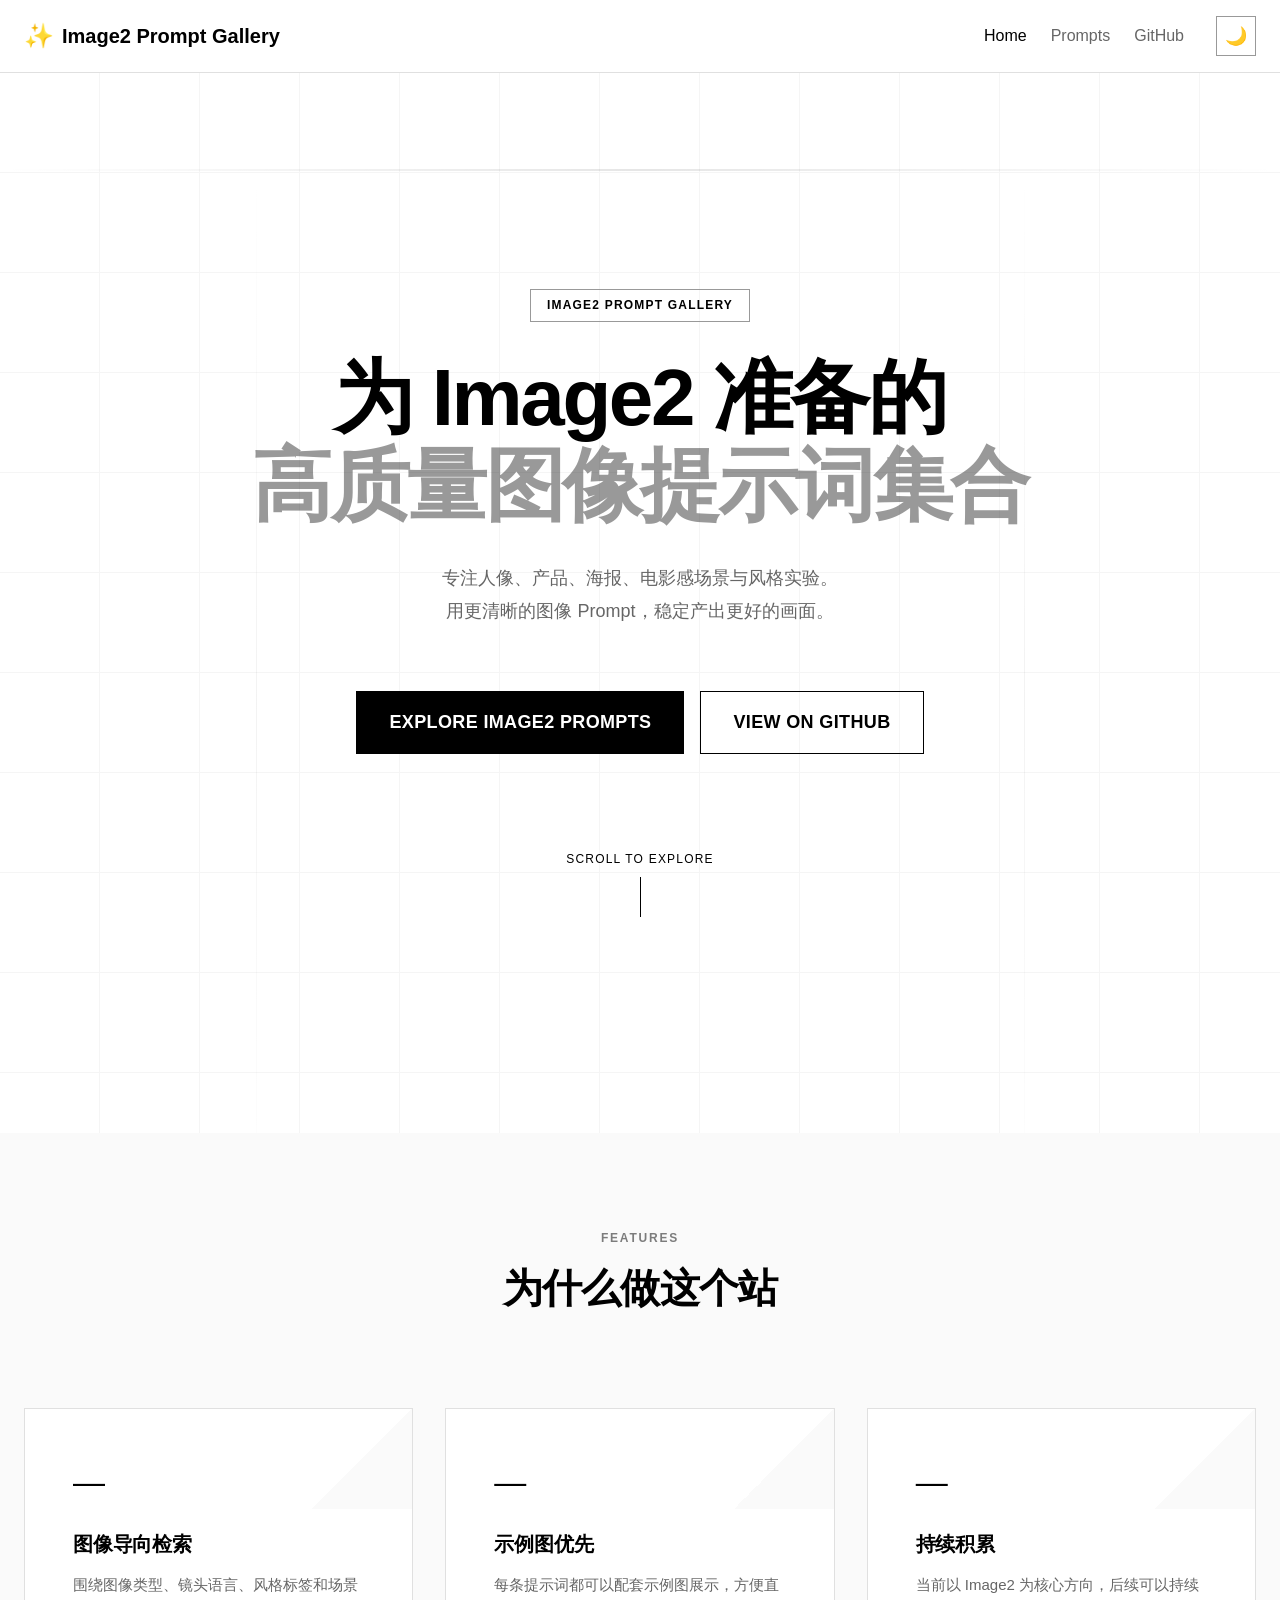
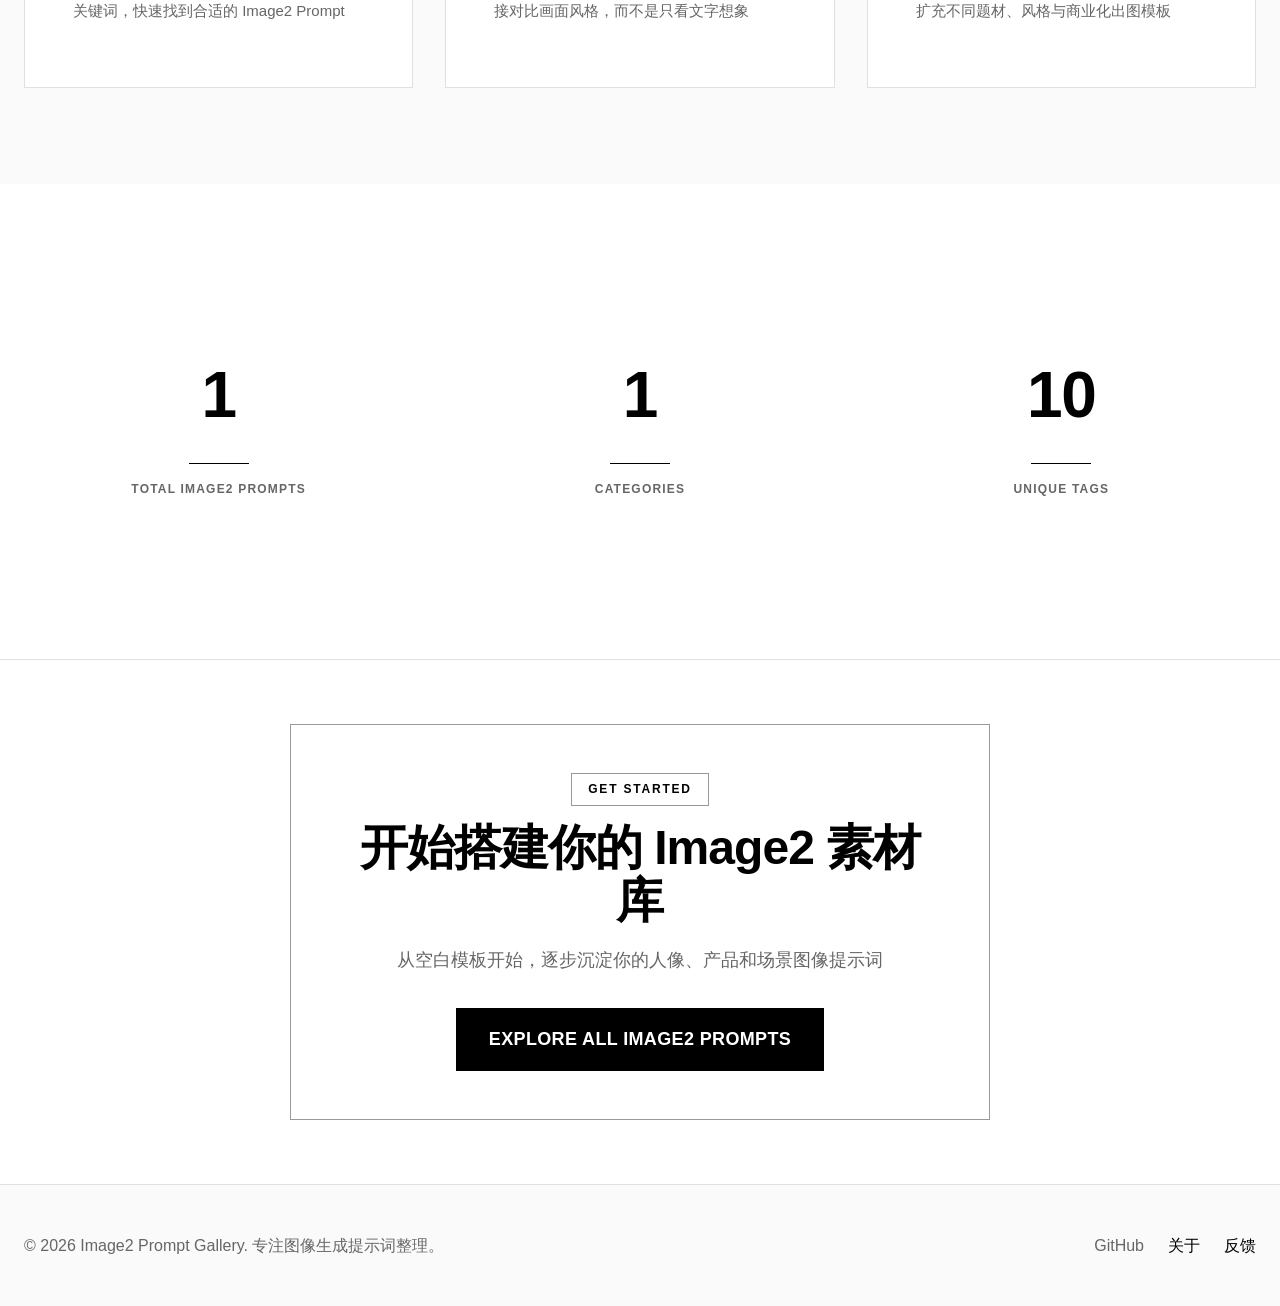
<file: index.html>
<!DOCTYPE html>
<html lang="zh-CN">
<head>
  <meta charset="UTF-8">
  <meta name="viewport" content="width=device-width, initial-scale=1.0">
  <meta name="description" content="Image2 图像提示词精选站，专注人像、产品、电影感场景与视觉风格灵感，快速整理和展示高质量图像生成 Prompt。">
  <meta name="keywords" content="Image2, 图像提示词, AI 绘图, AI 图片生成, Prompt, 视觉灵感">
  
  <!-- Open Graph -->
  <meta property="og:title" content="Image2 Prompt Gallery">
  <meta property="og:description" content="专注图像生成领域的 Image2 提示词精选站。">
  <meta property="og:type" content="website">
  
  <title>Image2 Prompt Gallery - 专注图像生成提示词</title>
  
  <!-- 样式表 -->
  <link rel="stylesheet" href="./assets/styles/global.css">
  <link rel="stylesheet" href="./assets/styles/components.css">
  <link rel="stylesheet" href="./assets/styles/animations.css">
  
  <!-- Favicon -->
  <link rel="icon" href="data:image/svg+xml,<svg xmlns=%22http://www.w3.org/2000/svg%22 viewBox=%220 0 100 100%22><text y=%22.9em%22 font-size=%2290%22>✨</text></svg>">
</head>
<body>
  <!-- Header 导航栏 -->
  <header class="header animate-slide-in-down">
    <div class="header-content">
      <a href="./index.html" class="logo">
        <span class="logo-icon">✨</span>
        <span>Image2 Prompt Gallery</span>
      </a>
      
      <nav class="nav" role="navigation">
        <ul class="nav-links">
          <li><a href="./index.html" class="nav-link active">Home</a></li>
          <li><a href="./prompts.html" class="nav-link">Prompts</a></li>
          <li><a href="https://github.com/leyen-me/prompt" class="nav-link" target="_blank" rel="noopener">GitHub</a></li>
        </ul>
        
        <button class="theme-toggle" aria-label="切换主题">
          🌙
        </button>
      </nav>
    </div>
  </header>

  <!-- 主内容 -->
  <main id="main-content">
    <!-- Hero 区域 -->
    <section class="hero section" style="position: relative; overflow: hidden;">
      <!-- 科技感背景装饰 -->
      <div class="tech-grid"></div>
      <div class="scan-line"></div>
      <div class="light-beam" style="left: 20%;"></div>
      <div class="light-beam" style="left: 80%;"></div>
      <div class="noise-texture"></div>
      
      <div class="container" style="position: relative; z-index: 1;">
        <div class="hero-content" style="text-align: center; max-width: 1000px; margin: 0 auto; padding: 120px 0;">
          <!-- 特殊标记 -->
          <div class="animate-fade-in" style="display: inline-block; padding: 6px 16px; border: 1px solid var(--color-border-strong); margin-bottom: var(--spacing-xl); font-size: 0.75rem; letter-spacing: 0.1em; text-transform: uppercase; font-weight: 700;">
            IMAGE2 PROMPT GALLERY
          </div>
          
          <h1 class="hero-title animate-fade-in-up delay-100" style="margin-bottom: var(--spacing-xl); font-size: 5rem; line-height: 1.1; letter-spacing: -0.03em; font-weight: 800;">
            为 Image2 准备的<br>
            <span style="opacity: 0.4;">高质量图像提示词集合</span>
          </h1>
          
          <p class="hero-subtitle animate-fade-in-up delay-200" style="font-size: 1.125rem; color: var(--color-text-secondary); margin-bottom: var(--spacing-3xl); line-height: 1.8; max-width: 700px; margin-left: auto; margin-right: auto;">
            专注人像、产品、海报、电影感场景与风格实验。<br>
            用更清晰的图像 Prompt，稳定产出更好的画面。
          </p>
          
          <div class="hero-actions animate-fade-in-up delay-300" style="display: flex; gap: var(--spacing-md); justify-content: center; flex-wrap: wrap;">
            <a href="./prompts.html" class="btn btn-primary btn-lg">
              EXPLORE IMAGE2 PROMPTS
            </a>
            <a href="https://github.com/leyen-me/prompt" class="btn btn-outline btn-lg" target="_blank" rel="noopener">
              VIEW ON GITHUB
            </a>
          </div>
          
          <!-- 滚动提示 -->
          <div class="animate-fade-in delay-500" style="margin-top: var(--spacing-4xl); opacity: 0.3;">
            <div style="font-size: 0.75rem; letter-spacing: 0.1em; text-transform: uppercase; margin-bottom: var(--spacing-sm);">
              SCROLL TO EXPLORE
            </div>
            <div style="width: 1px; height: 40px; background: var(--color-text); margin: 0 auto; animation: fadeInOut 2s ease-in-out infinite;"></div>
          </div>
        </div>
      </div>
    </section>

    <!-- 特性展示区 -->
    <section class="features section" style="background: var(--color-bg-secondary); position: relative;">
      <div class="container">
        <!-- 简洁标题 -->
        <div style="text-align: center; margin-bottom: var(--spacing-4xl);">
          <div style="font-size: 0.75rem; letter-spacing: 0.15em; text-transform: uppercase; font-weight: 700; opacity: 0.5; margin-bottom: var(--spacing-md);">FEATURES</div>
          <h2 style="font-size: 2.5rem; font-weight: 800; letter-spacing: -0.02em;">为什么做这个站</h2>
        </div>
        
        <div class="grid grid-cols-3 gap-xl">
          <!-- 特性 1 -->
          <div class="fade-in-on-scroll" style="text-align: left; padding: var(--spacing-2xl); border: 1px solid var(--color-border); background: var(--color-bg); position: relative; overflow: hidden;">
            <div style="position: absolute; top: 0; right: 0; width: 100px; height: 100px; background: linear-gradient(135deg, transparent 50%, rgba(0,0,0,0.02) 50%); pointer-events: none;"></div>
            <div style="font-size: 2rem; margin-bottom: var(--spacing-lg); font-weight: 300;">—</div>
            <h3 style="font-size: 1.25rem; margin-bottom: var(--spacing-md); font-weight: 700; letter-spacing: -0.01em;">图像导向检索</h3>
            <p style="color: var(--color-text-secondary); line-height: 1.7; font-size: 0.9375rem;">
              围绕图像类型、镜头语言、风格标签和场景关键词，快速找到合适的 Image2 Prompt
            </p>
          </div>

          <!-- 特性 2 -->
          <div class="fade-in-on-scroll" style="text-align: left; padding: var(--spacing-2xl); border: 1px solid var(--color-border); background: var(--color-bg); position: relative; overflow: hidden;">
            <div style="position: absolute; top: 0; right: 0; width: 100px; height: 100px; background: linear-gradient(135deg, transparent 50%, rgba(0,0,0,0.02) 50%); pointer-events: none;"></div>
            <div style="font-size: 2rem; margin-bottom: var(--spacing-lg); font-weight: 300;">—</div>
            <h3 style="font-size: 1.25rem; margin-bottom: var(--spacing-md); font-weight: 700; letter-spacing: -0.01em;">示例图优先</h3>
            <p style="color: var(--color-text-secondary); line-height: 1.7; font-size: 0.9375rem;">
              每条提示词都可以配套示例图展示，方便直接对比画面风格，而不是只看文字想象
            </p>
          </div>

          <!-- 特性 3 -->
          <div class="fade-in-on-scroll" style="text-align: left; padding: var(--spacing-2xl); border: 1px solid var(--color-border); background: var(--color-bg); position: relative; overflow: hidden;">
            <div style="position: absolute; top: 0; right: 0; width: 100px; height: 100px; background: linear-gradient(135deg, transparent 50%, rgba(0,0,0,0.02) 50%); pointer-events: none;"></div>
            <div style="font-size: 2rem; margin-bottom: var(--spacing-lg); font-weight: 300;">—</div>
            <h3 style="font-size: 1.25rem; margin-bottom: var(--spacing-md); font-weight: 700; letter-spacing: -0.01em;">持续积累</h3>
            <p style="color: var(--color-text-secondary); line-height: 1.7; font-size: 0.9375rem;">
              当前以 Image2 为核心方向，后续可以持续扩充不同题材、风格与商业化出图模板
            </p>
          </div>
        </div>
      </div>
    </section>

    <!-- 统计数据区 -->
    <section class="stats section" style="position: relative;">
      <div class="container">
        <div class="grid grid-cols-3 gap-xl" style="text-align: center;">
          <!-- Prompt 总数 -->
          <div class="stat-card fade-in-on-scroll" style="padding: var(--spacing-3xl) 0;">
            <div class="stat-value" id="stat-total" style="font-size: 4rem; font-weight: 900; color: var(--color-text); margin-bottom: var(--spacing-sm); letter-spacing: -0.02em; font-variant-numeric: tabular-nums;">
              0
            </div>
            <div style="width: 60px; height: 1px; background: var(--color-text); margin: var(--spacing-md) auto;"></div>
            <div class="stat-label" style="font-size: 0.75rem; color: var(--color-text-secondary); letter-spacing: 0.1em; text-transform: uppercase; font-weight: 700;">
              TOTAL IMAGE2 PROMPTS
            </div>
          </div>

          <!-- 分类数量 -->
          <div class="stat-card fade-in-on-scroll" style="padding: var(--spacing-3xl) 0;">
            <div class="stat-value" id="stat-categories" style="font-size: 4rem; font-weight: 900; color: var(--color-text); margin-bottom: var(--spacing-sm); letter-spacing: -0.02em; font-variant-numeric: tabular-nums;">
              0
            </div>
            <div style="width: 60px; height: 1px; background: var(--color-text); margin: var(--spacing-md) auto;"></div>
            <div class="stat-label" style="font-size: 0.75rem; color: var(--color-text-secondary); letter-spacing: 0.1em; text-transform: uppercase; font-weight: 700;">
              CATEGORIES
            </div>
          </div>

          <!-- 标签数量 -->
          <div class="stat-card fade-in-on-scroll" style="padding: var(--spacing-3xl) 0;">
            <div class="stat-value" id="stat-tags" style="font-size: 4rem; font-weight: 900; color: var(--color-text); margin-bottom: var(--spacing-sm); letter-spacing: -0.02em; font-variant-numeric: tabular-nums;">
              0
            </div>
            <div style="width: 60px; height: 1px; background: var(--color-text); margin: var(--spacing-md) auto;"></div>
            <div class="stat-label" style="font-size: 0.75rem; color: var(--color-text-secondary); letter-spacing: 0.1em; text-transform: uppercase; font-weight: 700;">
              UNIQUE TAGS
            </div>
          </div>
        </div>
      </div>
    </section>

    <!-- CTA 区域 -->
    <section class="cta section">
      <div class="container">
        <div class="cta-container">
          <div class="cta-label">GET STARTED</div>
          <h2 class="cta-title fade-in-on-scroll">
            开始搭建你的 Image2 素材库
          </h2>
          <p class="cta-description fade-in-on-scroll">
            从空白模板开始，逐步沉淀你的人像、产品和场景图像提示词
          </p>
          <a href="./prompts.html" class="btn btn-primary btn-lg fade-in-on-scroll">
            EXPLORE ALL IMAGE2 PROMPTS
          </a>
        </div>
      </div>
    </section>
  </main>

  <!-- Footer -->
  <footer class="footer" style="background: var(--color-bg-secondary); padding: var(--spacing-2xl) 0; border-top: 1px solid var(--color-border);">
    <div class="container">
      <div style="display: flex; justify-content: space-between; align-items: center; flex-wrap: wrap; gap: var(--spacing-md);">
        <div style="color: var(--color-text-secondary);">
          © 2026 Image2 Prompt Gallery. 专注图像生成提示词整理。
        </div>
        <div style="display: flex; gap: var(--spacing-lg);">
          <a href="https://github.com/leyen-me/prompt" class="nav-link" target="_blank" rel="noopener">GitHub</a>
          <a href="#" class="nav-link">关于</a>
          <a href="#" class="nav-link">反馈</a>
        </div>
      </div>
    </div>
  </footer>

  <!-- 脚本 -->
  <script src="./assets/scripts/main.js"></script>
  <script src="./assets/scripts/home.js" type="module"></script>
</body>
</html>
</file>
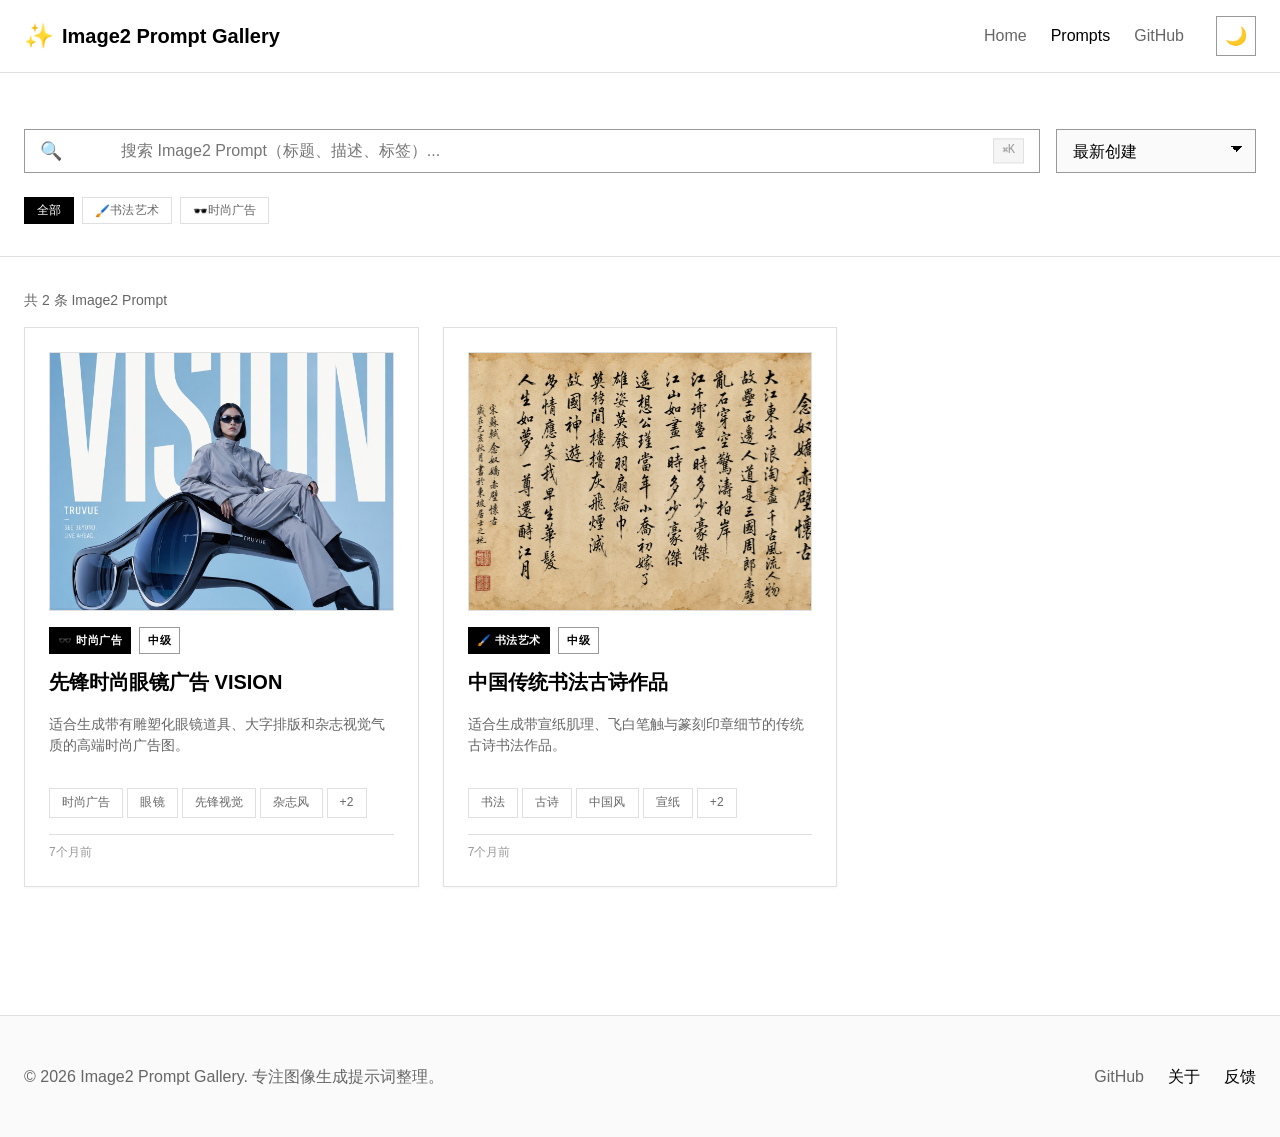
<file: prompts.html>
<!DOCTYPE html>
<html lang="zh-CN">
<head>
  <meta charset="UTF-8">
  <meta name="viewport" content="width=device-width, initial-scale=1.0">
  <meta name="description" content="浏览所有 Image2 图像提示词，通过搜索、分类与排序快速筛选适合人像、产品和场景出图的 Prompt。">
  <meta name="keywords" content="Image2, 图像提示词, AI 图片生成, 人像 Prompt, 产品 Prompt">
  
  <!-- Open Graph -->
  <meta property="og:title" content="Image2 Prompts - 浏览图像提示词">
  <meta property="og:description" content="搜索、筛选和浏览高质量的 Image2 图像提示词。">
  <meta property="og:type" content="website">
  
  <title>Image2 Prompts - 浏览图像提示词</title>
  
  <!-- 样式表 -->
  <link rel="stylesheet" href="./assets/styles/global.css">
  <link rel="stylesheet" href="./assets/styles/components.css">
  <link rel="stylesheet" href="./assets/styles/animations.css">
  
  <!-- Favicon -->
  <link rel="icon" href="data:image/svg+xml,<svg xmlns=%22http://www.w3.org/2000/svg%22 viewBox=%220 0 100 100%22><text y=%22.9em%22 font-size=%2290%22>✨</text></svg>">
  
  <style>
    /* 页面特定样式 */
    .prompts-page {
      min-height: 100vh;
      display: flex;
      flex-direction: column;
    }
    
    .prompts-main {
      flex: 1;
      padding-top: var(--spacing-xl);
      padding-bottom: var(--spacing-4xl);
    }
    
    .filters-section {
      position: sticky;
      top: 65px;
      z-index: 40;
      background: var(--color-bg);
      padding: var(--spacing-lg) 0;
      border-bottom: 1px solid var(--color-border);
      margin-bottom: var(--spacing-xl);
    }
    
    .filters-container {
      display: flex;
      flex-direction: column;
      gap: var(--spacing-md);
    }
    
    .search-row {
      display: grid;
      grid-template-columns: minmax(0, 1fr) 200px;
      gap: var(--spacing-md);
      align-items: center;
    }
    
    .search-box-full {
      min-width: 0;
      max-width: none;
    }
    
    .sort-select {
      width: 100%;
      padding: var(--spacing-sm) var(--spacing-md);
      font-size: 1rem;
      background: var(--color-bg-secondary);
      border: 1px solid var(--color-border-strong);
      border-radius: var(--radius-md);
      color: var(--color-text);
      cursor: pointer;
      transition: all var(--transition-base) var(--ease-smooth);
      font-family: inherit;
      height: 44px;
      min-width: 0;
      appearance: none;
      -webkit-appearance: none;
      background-image:
        linear-gradient(45deg, transparent 50%, currentColor 50%),
        linear-gradient(135deg, currentColor 50%, transparent 50%);
      background-position:
        calc(100% - 18px) calc(50% - 2px),
        calc(100% - 12px) calc(50% - 2px);
      background-size: 6px 6px, 6px 6px;
      background-repeat: no-repeat;
      padding-right: 40px;
    }
    
    .sort-select:hover {
      border-color: var(--color-text);
      background: var(--color-bg);
    }
    
    .sort-select:focus {
      outline: none;
      border-color: var(--color-text);
      box-shadow: 0 0 0 2px rgba(0, 0, 0, 0.05);
      background: var(--color-bg);
    }
    
    .filter-tabs {
      display: flex;
      gap: var(--spacing-sm);
      flex-wrap: wrap;
      padding: var(--spacing-sm) 0;
    }
    
    .results-info {
      color: var(--color-text-secondary);
      font-size: 0.875rem;
      margin-bottom: var(--spacing-md);
    }
    
    .prompts-grid {
      display: grid;
      grid-template-columns: repeat(auto-fill, minmax(320px, 1fr));
      gap: var(--spacing-lg);
      margin-bottom: var(--spacing-xl);
    }
    
    .modal-meta-grid {
      display: grid;
      grid-template-columns: repeat(2, 1fr);
      gap: var(--spacing-md);
      margin-bottom: var(--spacing-lg);
      padding: var(--spacing-md);
      background: var(--color-bg-secondary);
      border-radius: var(--radius-md);
    }
    
    .meta-item {
      display: flex;
      align-items: center;
      gap: var(--spacing-sm);
      font-size: 0.875rem;
    }
    
    .meta-label {
      color: var(--color-text-tertiary);
    }
    
    .meta-value {
      color: var(--color-text);
      font-weight: 500;
    }
    
    .prompt-content-wrapper {
      background: var(--color-bg-secondary);
      border-radius: var(--radius-md);
      padding: var(--spacing-lg);
      margin-bottom: var(--spacing-lg);
      max-height: 400px;
      overflow-y: auto;
    }
    
    .prompt-content {
      white-space: pre-wrap;
      line-height: 1.7;
      color: var(--color-text);
    }
    
    .modal-tags {
      display: flex;
      flex-wrap: wrap;
      gap: var(--spacing-sm);
      margin-bottom: var(--spacing-lg);
    }
    
    @media (max-width: 960px) {
      .search-row {
        grid-template-columns: minmax(0, 1fr) 180px;
      }
    }

    @media (max-width: 768px) {
      .filters-section {
        position: static;
      }
      
      .search-row {
        grid-template-columns: 1fr;
      }
      
      .search-box-full {
        width: 100%;
      }
      
      .search-input,
      .sort-select {
        height: 48px;
      }
      
      .search-shortcut {
        display: none;
      }
      
      .prompts-grid {
        grid-template-columns: 1fr;
      }
      
      .modal-meta-grid {
        grid-template-columns: 1fr;
      }
    }
  </style>
</head>
<body class="prompts-page">
  <!-- Header 导航栏 -->
  <header class="header animate-slide-in-down">
    <div class="header-content">
      <a href="./index.html" class="logo">
        <span class="logo-icon">✨</span>
        <span>Image2 Prompt Gallery</span>
      </a>
      
      <nav class="nav" role="navigation">
        <ul class="nav-links">
          <li><a href="./index.html" class="nav-link">Home</a></li>
          <li><a href="./prompts.html" class="nav-link active">Prompts</a></li>
          <li><a href="https://github.com/leyen-me/prompt" class="nav-link" target="_blank" rel="noopener">GitHub</a></li>
        </ul>
        
        <button class="theme-toggle" aria-label="切换主题">
          🌙
        </button>
      </nav>
    </div>
  </header>

  <!-- 主内容 -->
  <main id="main-content" class="prompts-main">
    <!-- 搜索与筛选 -->
    <section class="filters-section">
      <div class="container">
        <div class="filters-container">
          <!-- 搜索栏 -->
          <div class="search-row">
            <div class="search-box search-box-full">
              <span class="search-icon">🔍</span>
              <input 
                type="text" 
                id="search-input"
                class="search-input" 
                placeholder="搜索 Image2 Prompt（标题、描述、标签）..."
                aria-label="搜索 Image2 Prompt"
              >
              <kbd class="search-shortcut">⌘K</kbd>
            </div>
            
            <select id="sort-select" class="sort-select" aria-label="排序方式">
              <option value="latest">最新创建</option>
              <option value="updated">最近更新</option>
              <option value="popular">最高使用</option>
              <option value="alphabetical">标题排序</option>
            </select>
          </div>
          
          <!-- 分类筛选 -->
          <div class="filter-tabs" id="category-filters" role="tablist">
            <button class="tag active" data-category="all" role="tab" aria-selected="true">
              全部
            </button>
            <!-- 动态生成分类标签 -->
          </div>
        </div>
      </div>
    </section>

    <!-- Prompts 列表 -->
    <div class="container">
      <!-- 结果信息 -->
      <div class="results-info" id="results-info">
        加载中...
      </div>
      
      <!-- Prompts 网格 -->
      <div class="prompts-grid" id="prompts-grid">
        <!-- 加载状态 -->
        <div class="loading">
          <div class="spinner"></div>
        </div>
      </div>
      
      <!-- 空状态 -->
      <div class="empty-state" id="empty-state" style="display: none;">
        <div class="empty-state-icon">🔍</div>
        <h3 class="empty-state-title">暂无匹配的 Image2 Prompt</h3>
        <p class="empty-state-description">
          你可以调整搜索条件，或者先按模板添加第一条图像提示词
        </p>
        <button class="btn btn-primary" onclick="resetFilters()">
          重置筛选
        </button>
      </div>
    </div>
  </main>

  <!-- 详情弹窗（动态生成） -->
  <div id="modal-container"></div>

  <!-- Footer -->
  <footer class="footer" style="background: var(--color-bg-secondary); padding: var(--spacing-2xl) 0; border-top: 1px solid var(--color-border);">
    <div class="container">
      <div style="display: flex; justify-content: space-between; align-items: center; flex-wrap: wrap; gap: var(--spacing-md);">
        <div style="color: var(--color-text-secondary);">
          © 2026 Image2 Prompt Gallery. 专注图像生成提示词整理。
        </div>
        <div style="display: flex; gap: var(--spacing-lg);">
          <a href="https://github.com/leyen-me/prompt" class="nav-link" target="_blank" rel="noopener">GitHub</a>
          <a href="#" class="nav-link">关于</a>
          <a href="#" class="nav-link">反馈</a>
        </div>
      </div>
    </div>
  </footer>

  <!-- 脚本 -->
  <script src="./assets/scripts/main.js"></script>
  <script src="./assets/scripts/prompts.js" type="module"></script>
</body>
</html>
</file>
<file: assets/styles/global.css>
/* ============================================
   全局样式 - CSS 变量、重置样式、主题系统
   ============================================ */

/* CSS 变量定义 - 浅色模式（极致黑白） */
:root {
  /* 主色调 - 纯黑 */
  --color-primary: #000000;
  --color-primary-hover: #1a1a1a;
  --color-primary-light: #333333;
  
  /* 辅助色 - 灰度 */
  --color-secondary: #666666;
  --color-success: #000000;
  --color-warning: #000000;
  --color-error: #000000;
  
  /* 背景色 - 纯白到浅灰 */
  --color-bg: #FFFFFF;
  --color-bg-secondary: #FAFAFA;
  --color-bg-tertiary: #F5F5F5;
  --color-bg-hover: #F0F0F0;
  
  /* 边框色 - 极细灰度 */
  --color-border: #E0E0E0;
  --color-border-hover: #C0C0C0;
  --color-border-strong: #999999;
  
  /* 文字颜色 - 黑白灰度 */
  --color-text: #000000;
  --color-text-secondary: #666666;
  --color-text-tertiary: #999999;
  --color-text-disabled: #CCCCCC;
  
  /* 阴影 - 更硬朗的阴影 */
  --shadow-sm: 0 1px 2px rgba(0, 0, 0, 0.04);
  --shadow-md: 0 2px 4px rgba(0, 0, 0, 0.08);
  --shadow-lg: 0 4px 8px rgba(0, 0, 0, 0.12);
  --shadow-xl: 0 8px 16px rgba(0, 0, 0, 0.16);
  --shadow-2xl: 0 16px 32px rgba(0, 0, 0, 0.24);
  
  /* 间距系统 */
  --spacing-xs: 4px;
  --spacing-sm: 8px;
  --spacing-md: 16px;
  --spacing-lg: 24px;
  --spacing-xl: 32px;
  --spacing-2xl: 48px;
  --spacing-3xl: 64px;
  --spacing-4xl: 96px;
  
  /* 圆角 - 科技直角风格 */
  --radius-sm: 0px;
  --radius-md: 0px;
  --radius-lg: 0px;
  --radius-xl: 0px;
  --radius-2xl: 0px;
  --radius-full: 0px;
  
  /* 过渡 */
  --transition-fast: 100ms;
  --transition-base: 150ms;
  --transition-slow: 300ms;
  --ease-smooth: cubic-bezier(0.4, 0, 0.2, 1);
  --ease-bounce: cubic-bezier(0.68, -0.55, 0.27, 1.55);
  --ease-swift: cubic-bezier(0.55, 0, 0.1, 1);
  
  /* 字体 */
  --font-family: Inter, -apple-system, BlinkMacSystemFont, "Segoe UI", "PingFang SC", "Microsoft YaHei", sans-serif;
  
  /* 断点 */
  --breakpoint-mobile: 768px;
  --breakpoint-tablet: 1024px;
  --breakpoint-desktop: 1440px;
}

/* 暗色模式变量（极致黑白反转） */
[data-theme="dark"] {
  /* 主色调 - 纯白 */
  --color-primary: #FFFFFF;
  --color-primary-hover: #E0E0E0;
  --color-primary-light: #CCCCCC;
  
  /* 辅助色 - 灰度 */
  --color-secondary: #999999;
  --color-success: #FFFFFF;
  --color-warning: #FFFFFF;
  --color-error: #FFFFFF;
  
  /* 背景色 - 纯黑到深灰 */
  --color-bg: #000000;
  --color-bg-secondary: #0A0A0A;
  --color-bg-tertiary: #1A1A1A;
  --color-bg-hover: #252525;
  
  /* 边框色 - 深灰 */
  --color-border: #2A2A2A;
  --color-border-hover: #3A3A3A;
  --color-border-strong: #4A4A4A;
  
  /* 文字颜色 - 白色灰度 */
  --color-text: #FFFFFF;
  --color-text-secondary: #999999;
  --color-text-tertiary: #666666;
  --color-text-disabled: #3A3A3A;
  
  /* 阴影 - 暗色下用发光效果 */
  --shadow-sm: 0 0 0 1px rgba(255, 255, 255, 0.06);
  --shadow-md: 0 0 0 1px rgba(255, 255, 255, 0.08);
  --shadow-lg: 0 0 0 1px rgba(255, 255, 255, 0.1);
  --shadow-xl: 0 0 0 1px rgba(255, 255, 255, 0.12);
  --shadow-2xl: 0 0 0 1px rgba(255, 255, 255, 0.16);
}

/* ============================================
   CSS Reset
   ============================================ */

*, *::before, *::after {
  box-sizing: border-box;
  margin: 0;
  padding: 0;
}

html {
  font-size: 16px;
  -webkit-font-smoothing: antialiased;
  -moz-osx-font-smoothing: grayscale;
  scroll-behavior: smooth;
}

body {
  font-family: var(--font-family);
  background-color: var(--color-bg);
  color: var(--color-text);
  line-height: 1.6;
  transition: background-color var(--transition-slow) var(--ease-smooth),
              color var(--transition-slow) var(--ease-smooth);
}

/* 禁止页面滚动（弹窗打开时使用） */
body.no-scroll {
  overflow: hidden;
}

/* ============================================
   排版
   ============================================ */

h1, h2, h3, h4, h5, h6 {
  font-weight: 700;
  line-height: 1.2;
  color: var(--color-text);
}

h1 {
  font-size: 3.5rem;
  letter-spacing: -0.02em;
}

h2 {
  font-size: 2.5rem;
  letter-spacing: -0.01em;
}

h3 {
  font-size: 2rem;
}

h4 {
  font-size: 1.5rem;
}

p {
  margin-bottom: var(--spacing-md);
}

a {
  color: var(--color-primary);
  text-decoration: none;
  transition: color var(--transition-base) var(--ease-smooth);
}

a:hover {
  color: var(--color-primary-hover);
}

a:focus-visible {
  outline: 2px solid var(--color-primary);
  outline-offset: 4px;
  border-radius: var(--radius-sm);
}

/* ============================================
   布局工具类
   ============================================ */

.container {
  width: 100%;
  max-width: 1280px;
  margin: 0 auto;
  padding: 0 var(--spacing-lg);
}

.section {
  padding: var(--spacing-4xl) 0;
}

.section-sm {
  padding: var(--spacing-2xl) 0;
}

.flex {
  display: flex;
}

.flex-col {
  flex-direction: column;
}

.items-center {
  align-items: center;
}

.justify-center {
  justify-content: center;
}

.justify-between {
  justify-content: space-between;
}

.gap-sm {
  gap: var(--spacing-sm);
}

.gap-md {
  gap: var(--spacing-md);
}

.gap-lg {
  gap: var(--spacing-lg);
}

.gap-xl {
  gap: var(--spacing-xl);
}

.grid {
  display: grid;
}

.grid-cols-1 {
  grid-template-columns: repeat(1, 1fr);
}

.grid-cols-2 {
  grid-template-columns: repeat(2, 1fr);
}

.grid-cols-3 {
  grid-template-columns: repeat(3, 1fr);
}

.grid-cols-4 {
  grid-template-columns: repeat(4, 1fr);
}

/* ============================================
   响应式工具类
   ============================================ */

@media (max-width: 768px) {
  h1 {
    font-size: 2.5rem;
  }
  
  h2 {
    font-size: 2rem;
  }
  
  h3 {
    font-size: 1.5rem;
  }
  
  .container {
    padding: 0 var(--spacing-md);
  }
  
  .section {
    padding: var(--spacing-3xl) 0;
  }
  
  .grid-cols-2,
  .grid-cols-3,
  .grid-cols-4 {
    grid-template-columns: 1fr;
  }
}

@media (min-width: 769px) and (max-width: 1024px) {
  .grid-cols-3,
  .grid-cols-4 {
    grid-template-columns: repeat(2, 1fr);
  }
}

@media (min-width: 1440px) {
  .container {
    max-width: 1440px;
  }
}

/* ============================================
   可访问性
   ============================================ */

/* 跳转到主内容链接（屏幕阅读器） */
.skip-to-main {
  position: absolute;
  top: -40px;
  left: 0;
  background: var(--color-primary);
  color: white;
  padding: var(--spacing-sm) var(--spacing-md);
  text-decoration: none;
  border-radius: var(--radius-md);
  z-index: 100;
}

.skip-to-main:focus {
  top: 0;
}

/* 焦点指示器 */
button:focus-visible,
input:focus-visible,
textarea:focus-visible,
select:focus-visible {
  outline: 2px solid var(--color-primary);
  outline-offset: 2px;
}

/* 隐藏元素但保持可访问性 */
.sr-only {
  position: absolute;
  width: 1px;
  height: 1px;
  padding: 0;
  margin: -1px;
  overflow: hidden;
  clip: rect(0, 0, 0, 0);
  white-space: nowrap;
  border-width: 0;
}

/* ============================================
   装饰性背景
   ============================================ */

.bg-grid {
  background-image: linear-gradient(var(--color-border) 1px, transparent 1px),
                    linear-gradient(90deg, var(--color-border) 1px, transparent 1px);
  background-size: 32px 32px;
  background-position: -1px -1px;
}

.bg-gradient-radial {
  background: radial-gradient(
    circle at 50% 50%,
    rgba(0, 0, 0, 0.02) 0%,
    rgba(0, 0, 0, 0.01) 40%,
    transparent 70%
  );
}

/* 暗色模式下调整装饰 */
[data-theme="dark"] .bg-gradient-radial {
  background: radial-gradient(
    circle at 50% 50%,
    rgba(255, 255, 255, 0.03) 0%,
    rgba(255, 255, 255, 0.01) 40%,
    transparent 70%
  );
}

/* 科技感装饰 - 动态网格 */
.tech-grid {
  position: absolute;
  inset: 0;
  background-image: 
    linear-gradient(var(--color-border) 1px, transparent 1px),
    linear-gradient(90deg, var(--color-border) 1px, transparent 1px);
  background-size: 100px 100px;
  background-position: -1px -1px;
  opacity: 0.3;
  pointer-events: none;
}

/* 扫描线效果 */
.scan-line {
  position: absolute;
  width: 100%;
  height: 2px;
  background: linear-gradient(90deg, transparent, var(--color-text), transparent);
  opacity: 0.1;
  animation: scan 8s linear infinite;
  pointer-events: none;
}

@keyframes scan {
  0% { transform: translateY(-100%); }
  100% { transform: translateY(100vh); }
}

/* 光束效果 */
.light-beam {
  position: absolute;
  width: 1px;
  height: 100%;
  background: linear-gradient(180deg, transparent, var(--color-text), transparent);
  opacity: 0.05;
  pointer-events: none;
}

/* 噪点纹理 */
.noise-texture {
  position: absolute;
  inset: 0;
  background-image: url("data:image/svg+xml,%3Csvg viewBox='0 0 400 400' xmlns='http://www.w3.org/2000/svg'%3E%3Cfilter id='noiseFilter'%3E%3CfeTurbulence type='fractalNoise' baseFrequency='0.9' numOctaves='3' stitchTiles='stitch'/%3E%3C/filter%3E%3Crect width='100%25' height='100%25' filter='url(%23noiseFilter)' opacity='0.05'/%3E%3C/svg%3E");
  opacity: 0.4;
  mix-blend-mode: overlay;
  pointer-events: none;
}
</file>
<file: assets/styles/components.css>
/* ============================================
   组件样式 - 按钮、卡片、输入框等
   ============================================ */

/* ============================================
   Header 导航栏
   ============================================ */

.header {
  position: sticky;
  top: 0;
  z-index: 50;
  background: var(--color-bg);
  border-bottom: 1px solid var(--color-border);
  backdrop-filter: blur(20px);
  -webkit-backdrop-filter: blur(20px);
  transition: all var(--transition-base) var(--ease-smooth);
}

.header-content {
  display: flex;
  align-items: center;
  justify-content: space-between;
  padding: var(--spacing-md) var(--spacing-lg);
  max-width: 1440px;
  margin: 0 auto;
}

.logo {
  display: flex;
  align-items: center;
  gap: var(--spacing-sm);
  font-size: 1.25rem;
  font-weight: 700;
  color: var(--color-text);
  text-decoration: none;
  transition: opacity var(--transition-base) var(--ease-smooth);
}

.logo:hover {
  opacity: 0.8;
}

.logo-icon {
  font-size: 1.5rem;
}

.nav {
  display: flex;
  align-items: center;
  gap: var(--spacing-xl);
}

.nav-links {
  display: flex;
  gap: var(--spacing-lg);
  list-style: none;
}

.nav-link {
  color: var(--color-text-secondary);
  font-weight: 500;
  transition: color var(--transition-base) var(--ease-smooth);
}

.nav-link:hover {
  color: var(--color-text);
}

.nav-link.active {
  color: var(--color-primary);
}

/* ============================================
   按钮
   ============================================ */

.btn {
  display: inline-flex;
  align-items: center;
  justify-content: center;
  gap: var(--spacing-sm);
  padding: 12px 24px;
  font-size: 0.875rem;
  font-weight: 600;
  letter-spacing: 0.02em;
  border: 1px solid transparent;
  cursor: pointer;
  transition: all var(--transition-fast) var(--ease-smooth);
  text-decoration: none;
  font-family: inherit;
  text-transform: uppercase;
  position: relative;
  overflow: hidden;
}

.btn:disabled {
  opacity: 0.5;
  cursor: not-allowed;
}

/* 主按钮 - 黑底白字 */
.btn-primary {
  background: var(--color-text);
  color: var(--color-bg);
  border-color: var(--color-text);
}

.btn-primary::before {
  content: '';
  position: absolute;
  inset: 0;
  background: linear-gradient(90deg, transparent, rgba(255, 255, 255, 0.2), transparent);
  transform: translateX(-100%);
  transition: transform 0.6s;
}

.btn-primary:hover:not(:disabled)::before {
  transform: translateX(100%);
}

.btn-primary:hover:not(:disabled) {
  background: var(--color-primary-hover);
  box-shadow: 0 0 0 1px var(--color-text), 0 0 20px rgba(0, 0, 0, 0.3);
  transform: translateY(-1px);
}

/* 次要按钮 - 白底黑字黑边框 */
.btn-secondary {
  background: var(--color-bg);
  color: var(--color-text);
  border: 1px solid var(--color-border-strong);
}

.btn-secondary:hover:not(:disabled) {
  background: var(--color-text);
  color: var(--color-bg);
  border-color: var(--color-text);
  transform: translateY(-1px);
}

/* 描边按钮 */
.btn-outline {
  background: transparent;
  color: var(--color-text);
  border: 1px solid var(--color-text);
}

.btn-outline:hover:not(:disabled) {
  background: var(--color-text);
  color: var(--color-bg);
  transform: translateY(-1px);
}

/* 文字按钮 */
.btn-text {
  background: transparent;
  color: var(--color-text-secondary);
  padding: var(--spacing-sm);
  border: none;
}

.btn-text:hover:not(:disabled) {
  color: var(--color-text);
  background: var(--color-bg-secondary);
}

/* 按钮尺寸 */
.btn-sm {
  padding: var(--spacing-xs) var(--spacing-md);
  font-size: 0.875rem;
}

.btn-lg {
  padding: var(--spacing-md) var(--spacing-xl);
  font-size: 1.125rem;
}

/* 图标按钮 */
.btn-icon {
  padding: var(--spacing-sm);
  width: 40px;
  height: 40px;
  border: 1px solid var(--color-border);
}

/* 主题切换按钮 */
.theme-toggle {
  width: 40px;
  height: 40px;
  background: var(--color-bg);
  border: 1px solid var(--color-border-strong);
  cursor: pointer;
  display: flex;
  align-items: center;
  justify-content: center;
  transition: all var(--transition-base) var(--ease-smooth);
  font-size: 1.125rem;
}

.theme-toggle:hover {
  background: var(--color-text);
  color: var(--color-bg);
  border-color: var(--color-text);
  transform: scale(1.05);
}

/* ============================================
   输入框
   ============================================ */

.input-group {
  position: relative;
  width: 100%;
}

.input {
  width: 100%;
  padding: var(--spacing-sm) var(--spacing-md);
  font-size: 1rem;
  font-family: inherit;
  background: var(--color-bg);
  border: 1px solid var(--color-border-strong);
  color: var(--color-text);
  transition: all var(--transition-base) var(--ease-smooth);
}

.input:focus {
  outline: none;
  border-color: var(--color-text);
  background: var(--color-bg-secondary);
  box-shadow: 0 0 0 1px var(--color-text);
}

.input::placeholder {
  color: var(--color-text-tertiary);
}

.input-icon {
  position: absolute;
  left: var(--spacing-md);
  top: 50%;
  transform: translateY(-50%);
  color: var(--color-text-tertiary);
  pointer-events: none;
}

.input-with-icon {
  padding-left: var(--spacing-4xl);
}

/* 搜索框 */
.search-box {
  position: relative;
  max-width: 600px;
  width: 100%;
  flex: 1;
}

.search-input {
  width: 100%;
  padding: var(--spacing-sm) var(--spacing-4xl) var(--spacing-sm) var(--spacing-4xl);
  font-size: 1rem;
  background: var(--color-bg);
  border: 1px solid var(--color-border-strong);
  color: var(--color-text);
  transition: all var(--transition-base) var(--ease-smooth);
  height: 44px;
}

.search-input:focus {
  outline: none;
  border-color: var(--color-text);
  box-shadow: 0 0 0 2px rgba(0, 0, 0, 0.05);
  background: var(--color-bg-secondary);
}

.search-icon {
  position: absolute;
  left: var(--spacing-md);
  top: 50%;
  transform: translateY(-50%);
  color: var(--color-text);
  font-size: 1.125rem;
}

.search-shortcut {
  position: absolute;
  right: var(--spacing-md);
  top: 50%;
  transform: translateY(-50%);
  padding: 2px 8px;
  background: var(--color-bg-tertiary);
  border: 1px solid var(--color-border);
  font-size: 0.75rem;
  color: var(--color-text-tertiary);
  font-family: monospace;
}

/* ============================================
   卡片
   ============================================ */

.card {
  background: var(--color-bg);
  border: 1px solid var(--color-border);
  padding: var(--spacing-lg);
  box-shadow: var(--shadow-sm);
  transition: all var(--transition-base) var(--ease-smooth);
  position: relative;
}

.card::before {
  content: '';
  position: absolute;
  inset: -1px;
  border: 1px solid var(--color-text);
  opacity: 0;
  transition: opacity var(--transition-base);
}

.card:hover {
  box-shadow: 0 0 0 1px var(--color-text);
  transform: translateY(-2px);
}

.card:hover::before {
  opacity: 1;
}

.card-clickable {
  cursor: pointer;
}

/* Prompt 卡片 */
.prompt-card {
  display: flex;
  flex-direction: column;
  gap: var(--spacing-md);
  height: 100%;
  background: var(--color-bg);
  border: 1px solid var(--color-border);
  padding: var(--spacing-lg);
  box-shadow: var(--shadow-sm);
  transition: all var(--transition-fast) var(--ease-smooth);
  cursor: pointer;
  position: relative;
}

.prompt-card::after {
  content: '';
  position: absolute;
  inset: -1px;
  border: 1px solid var(--color-text);
  opacity: 0;
  transition: opacity var(--transition-fast);
  pointer-events: none;
}

.prompt-card:hover {
  box-shadow: 0 0 0 1px var(--color-text);
  transform: translateY(-2px);
}

.prompt-card:hover::after {
  opacity: 1;
}

.prompt-card-image-wrapper {
  position: relative;
  overflow: hidden;
  aspect-ratio: 4 / 3;
  border: 1px solid var(--color-border);
  background: var(--color-bg-secondary);
}

.prompt-card-image {
  width: 100%;
  height: 100%;
  object-fit: cover;
  display: block;
  transition: transform 0.45s var(--ease-smooth);
}

.prompt-card:hover .prompt-card-image {
  transform: scale(1.04);
}

.prompt-card-image-badge {
  position: absolute;
  top: var(--spacing-sm);
  right: var(--spacing-sm);
  padding: 6px 10px;
  background: rgba(255, 255, 255, 0.9);
  color: #111111;
  border: 1px solid rgba(17, 17, 17, 0.12);
  font-size: 0.75rem;
  font-weight: 700;
  letter-spacing: 0.02em;
  backdrop-filter: blur(8px);
  -webkit-backdrop-filter: blur(8px);
}

.prompt-card-header {
  display: flex;
  align-items: center;
  justify-content: space-between;
  gap: var(--spacing-sm);
}

.prompt-card-meta {
  display: flex;
  align-items: center;
  gap: var(--spacing-sm);
  flex-wrap: wrap;
}

.prompt-card-title {
  font-size: 1.25rem;
  font-weight: 600;
  color: var(--color-text);
  margin-bottom: var(--spacing-xs);
}

.prompt-card-description {
  color: var(--color-text-secondary);
  font-size: 0.875rem;
  line-height: 1.5;
  display: -webkit-box;
  -webkit-line-clamp: 2;
  -webkit-box-orient: vertical;
  overflow: hidden;
  flex-grow: 1;
}

.prompt-card-footer {
  display: flex;
  align-items: center;
  justify-content: space-between;
  gap: var(--spacing-sm);
  padding-top: var(--spacing-sm);
  border-top: 1px solid var(--color-border);
}

.prompt-card-tags {
  display: flex;
  gap: var(--spacing-xs);
  flex-wrap: wrap;
}

.prompt-card-time {
  font-size: 0.75rem;
  color: var(--color-text-tertiary);
  white-space: nowrap;
}

/* ============================================
   徽章和标签
   ============================================ */

.badge {
  display: inline-flex;
  align-items: center;
  gap: var(--spacing-xs);
  padding: 4px 8px;
  font-size: 0.6875rem;
  font-weight: 700;
  letter-spacing: 0.05em;
  text-transform: uppercase;
  white-space: nowrap;
  border: 1px solid var(--color-border-strong);
  background: var(--color-bg);
  color: var(--color-text);
}

.badge-category {
  background: var(--color-text);
  color: var(--color-bg);
  border-color: var(--color-text);
}

.badge-difficulty-初级,
.badge-difficulty-中级,
.badge-difficulty-高级 {
  background: var(--color-bg);
  color: var(--color-text);
  border: 1px solid var(--color-border-strong);
}

.tag {
  display: inline-flex;
  align-items: center;
  padding: 4px 12px;
  font-size: 0.75rem;
  font-weight: 500;
  background: var(--color-bg);
  color: var(--color-text-secondary);
  border: 1px solid var(--color-border);
  transition: all var(--transition-fast) var(--ease-smooth);
  cursor: pointer;
  user-select: none;
  letter-spacing: 0.01em;
}

.tag:hover {
  background: var(--color-text);
  border-color: var(--color-text);
  color: var(--color-bg);
  transform: translateY(-1px);
}

.tag.active {
  background: var(--color-text);
  color: var(--color-bg);
  border-color: var(--color-text);
}

/* ============================================
   弹窗
   ============================================ */

.modal-overlay {
  position: fixed;
  top: 0;
  left: 0;
  right: 0;
  bottom: 0;
  background: rgba(0, 0, 0, 0.5);
  backdrop-filter: blur(8px);
  -webkit-backdrop-filter: blur(8px);
  display: flex;
  align-items: center;
  justify-content: center;
  z-index: 1000;
  padding: var(--spacing-lg);
  overflow-y: auto;
}

.modal {
  background: var(--color-bg);
  border: 1px solid var(--color-border-strong);
  box-shadow: 0 0 0 1px rgba(0, 0, 0, 0.1), 0 20px 60px rgba(0, 0, 0, 0.3);
  max-width: 800px;
  width: 100%;
  max-height: 90vh;
  overflow-y: auto;
  position: relative;
}

.modal-header {
  padding: var(--spacing-xl);
  border-bottom: 1px solid var(--color-border);
  display: flex;
  align-items: center;
  justify-content: space-between;
  gap: var(--spacing-md);
  position: sticky;
  top: 0;
  background: var(--color-bg);
  z-index: 10;
}

.modal-title {
  font-size: 1.5rem;
  font-weight: 700;
  color: var(--color-text);
}

.modal-close {
  width: 32px;
  height: 32px;
  background: transparent;
  border: 1px solid var(--color-border);
  cursor: pointer;
  display: flex;
  align-items: center;
  justify-content: center;
  color: var(--color-text-secondary);
  transition: all var(--transition-base) var(--ease-smooth);
  font-size: 1.5rem;
}

.modal-close:hover {
  background: var(--color-text);
  color: var(--color-bg);
  border-color: var(--color-text);
}

.modal-content {
  padding: var(--spacing-xl);
}

.modal-preview {
  margin-bottom: var(--spacing-lg);
  border: 1px solid var(--color-border);
  background: var(--color-bg-secondary);
  overflow: hidden;
  display: flex;
  align-items: center;
  justify-content: center;
  padding: var(--spacing-md);
}

.modal-preview-image {
  width: 100%;
  display: block;
  height: auto;
  max-height: 70vh;
  object-fit: contain;
}

.modal-footer {
  padding: var(--spacing-xl);
  border-top: 1px solid var(--color-border);
  display: flex;
  align-items: center;
  justify-content: flex-end;
  gap: var(--spacing-md);
  position: sticky;
  bottom: 0;
  background: var(--color-bg);
}

/* ============================================
   空状态
   ============================================ */

.empty-state {
  text-align: center;
  padding: var(--spacing-4xl) var(--spacing-lg);
}

.empty-state-icon {
  font-size: 4rem;
  opacity: 0.3;
  margin-bottom: var(--spacing-md);
}

.empty-state-title {
  font-size: 1.25rem;
  font-weight: 600;
  color: var(--color-text);
  margin-bottom: var(--spacing-sm);
}

.empty-state-description {
  color: var(--color-text-secondary);
  margin-bottom: var(--spacing-lg);
}

/* ============================================
   加载状态
   ============================================ */

.loading {
  display: flex;
  align-items: center;
  justify-content: center;
  padding: var(--spacing-4xl);
}

.spinner {
  width: 40px;
  height: 40px;
  border: 3px solid var(--color-border);
  border-top-color: var(--color-primary);
  border-radius: 50%;
  animation: spin 0.8s linear infinite;
}

@keyframes spin {
  to {
    transform: rotate(360deg);
  }
}

/* ============================================
   CTA 区域
   ============================================ */

.cta {
  padding: 64px 0;
  background: var(--color-bg);
  border-top: 1px solid var(--color-border);
}

.cta-container {
  max-width: 700px;
  margin: 0 auto;
  text-align: center;
  padding: 48px;
  border: 1px solid var(--color-border-strong);
}

.cta-label {
  display: inline-block;
  padding: 6px 16px;
  border: 1px solid var(--color-border-strong);
  font-size: 0.75rem;
  letter-spacing: 0.15em;
  text-transform: uppercase;
  font-weight: 700;
  margin-bottom: 16px;
}

.cta-title {
  font-size: 3rem;
  font-weight: 800;
  letter-spacing: -0.02em;
  color: var(--color-text);
  margin-bottom: 16px;
  line-height: 1.1;
}

.cta-description {
  font-size: 1.125rem;
  color: var(--color-text-secondary);
  margin-bottom: 32px;
  line-height: 1.8;
}

.cta .btn-primary:hover:not(:disabled) {
  transform: translateY(-1px);
  box-shadow: 0 0 0 1px var(--color-text), 0 4px 12px rgba(0, 0, 0, 0.15);
}

@media (max-width: 768px) {
  .cta {
    padding: 48px 0;
  }
  
  .cta-container {
    padding: 32px 24px;
  }
  
  .cta-title {
    font-size: 2rem;
  }
  
  .cta-description {
    font-size: 1rem;
  }
}

/* ============================================
   移动端响应式
   ============================================ */

@media (max-width: 768px) {
  .header-content {
    padding: var(--spacing-sm) var(--spacing-md);
  }
  
  .nav-links {
    display: none;
  }
  
  .modal {
    max-width: 100%;
    max-height: 100vh;
    border-radius: 0;
  }
  
  .modal-header,
  .modal-content,
  .modal-footer {
    padding: var(--spacing-md);
  }
  
  .prompt-card {
    padding: var(--spacing-md);
  }

  .prompt-card-image-badge {
    top: var(--spacing-xs);
    right: var(--spacing-xs);
  }
}
</file>
<file: assets/styles/animations.css>
/* ============================================
   动画和过渡效果
   ============================================ */

/* ============================================
   页面加载动画
   ============================================ */

@keyframes fadeInOut {
  0%, 100% { opacity: 0.3; }
  50% { opacity: 1; }
}

@keyframes fadeInUp {
  from {
    opacity: 0;
    transform: translateY(30px);
  }
  to {
    opacity: 1;
    transform: translateY(0);
  }
}

@keyframes fadeIn {
  from {
    opacity: 0;
  }
  to {
    opacity: 1;
  }
}

@keyframes slideInDown {
  from {
    opacity: 0;
    transform: translateY(-20px);
  }
  to {
    opacity: 1;
    transform: translateY(0);
  }
}

@keyframes scaleIn {
  from {
    opacity: 0;
    transform: scale(0.95);
  }
  to {
    opacity: 1;
    transform: scale(1);
  }
}

/* 应用加载动画 */
.animate-fade-in {
  animation: fadeIn 0.6s var(--ease-smooth) both;
}

.animate-fade-in-up {
  animation: fadeInUp 0.6s var(--ease-smooth) both;
}

.animate-slide-in-down {
  animation: slideInDown 0.4s var(--ease-smooth) both;
}

.animate-scale-in {
  animation: scaleIn 0.5s var(--ease-smooth) both;
}

/* 延迟类 */
.delay-100 {
  animation-delay: 100ms;
}

.delay-200 {
  animation-delay: 200ms;
}

.delay-300 {
  animation-delay: 300ms;
}

.delay-400 {
  animation-delay: 400ms;
}

.delay-500 {
  animation-delay: 500ms;
}

/* ============================================
   弹窗动画
   ============================================ */

@keyframes modalFadeIn {
  from {
    opacity: 0;
  }
  to {
    opacity: 1;
  }
}

@keyframes modalSlideIn {
  from {
    opacity: 0;
    transform: scale(0.95) translateY(-20px);
  }
  to {
    opacity: 1;
    transform: scale(1) translateY(0);
  }
}

@keyframes modalFadeOut {
  from {
    opacity: 1;
  }
  to {
    opacity: 0;
  }
}

@keyframes modalSlideOut {
  from {
    opacity: 1;
    transform: scale(1) translateY(0);
  }
  to {
    opacity: 0;
    transform: scale(0.95) translateY(-20px);
  }
}

.modal-overlay.modal-enter {
  animation: modalFadeIn 0.3s var(--ease-smooth) both;
}

.modal-overlay.modal-exit {
  animation: modalFadeOut 0.2s var(--ease-smooth) both;
}

.modal.modal-enter {
  animation: modalSlideIn 0.3s var(--ease-smooth) both;
}

.modal.modal-exit {
  animation: modalSlideOut 0.2s var(--ease-smooth) both;
}

/* ============================================
   数字递增动画
   ============================================ */

@keyframes countUp {
  from {
    opacity: 0;
    transform: translateY(10px);
  }
  to {
    opacity: 1;
    transform: translateY(0);
  }
}

.animate-count-up {
  animation: countUp 0.6s var(--ease-smooth) both;
}

/* ============================================
   微交互动画
   ============================================ */

/* 按钮点击效果 */
@keyframes buttonPress {
  0% {
    transform: scale(1);
  }
  50% {
    transform: scale(0.95);
  }
  100% {
    transform: scale(1);
  }
}

.btn:active {
  animation: buttonPress 0.2s var(--ease-smooth);
}

/* 复制成功动画 */
@keyframes copySuccess {
  0% {
    transform: scale(1);
  }
  50% {
    transform: scale(1.1);
  }
  100% {
    transform: scale(1);
  }
}

.copy-success {
  animation: copySuccess 0.3s var(--ease-bounce);
}

/* 标签添加动画 */
@keyframes tagSlideIn {
  from {
    opacity: 0;
    transform: translateX(10px);
  }
  to {
    opacity: 1;
    transform: translateX(0);
  }
}

.tag-enter {
  animation: tagSlideIn 0.2s var(--ease-smooth) both;
}

/* 标签移除动画 */
@keyframes tagSlideOut {
  from {
    opacity: 1;
    transform: scale(1);
  }
  to {
    opacity: 0;
    transform: scale(0.8);
  }
}

.tag-exit {
  animation: tagSlideOut 0.15s var(--ease-smooth) both;
}

/* ============================================
   悬浮效果
   ============================================ */

.hover-lift {
  transition: transform var(--transition-base) var(--ease-smooth),
              box-shadow var(--transition-base) var(--ease-smooth);
}

.hover-lift:hover {
  transform: translateY(-4px);
}

/* 卡片悬浮时的高亮边框 */
.hover-glow {
  position: relative;
  transition: all var(--transition-base) var(--ease-smooth);
}

.hover-glow::before {
  content: '';
  position: absolute;
  inset: -1px;
  border-radius: inherit;
  background: linear-gradient(
    135deg,
    var(--color-primary),
    var(--color-secondary)
  );
  opacity: 0;
  transition: opacity var(--transition-base) var(--ease-smooth);
  z-index: -1;
}

.hover-glow:hover::before {
  opacity: 0.2;
}

/* ============================================
   装饰性动画
   ============================================ */

/* 渐变背景动画 */
@keyframes gradientShift {
  0% {
    background-position: 0% 50%;
  }
  50% {
    background-position: 100% 50%;
  }
  100% {
    background-position: 0% 50%;
  }
}

.gradient-animate {
  background-size: 200% 200%;
  animation: gradientShift 8s ease infinite;
}

/* 漂浮动画 */
@keyframes float {
  0%, 100% {
    transform: translateY(0);
  }
  50% {
    transform: translateY(-10px);
  }
}

.animate-float {
  animation: float 3s ease-in-out infinite;
}

/* 脉冲动画 */
@keyframes pulse {
  0%, 100% {
    opacity: 1;
  }
  50% {
    opacity: 0.5;
  }
}

.animate-pulse {
  animation: pulse 2s cubic-bezier(0.4, 0, 0.6, 1) infinite;
}

/* 闪烁动画 */
@keyframes blink {
  0%, 100% {
    opacity: 1;
  }
  50% {
    opacity: 0;
  }
}

.animate-blink {
  animation: blink 1s step-start infinite;
}

/* ============================================
   骨架屏加载动画
   ============================================ */

@keyframes shimmer {
  0% {
    background-position: -1000px 0;
  }
  100% {
    background-position: 1000px 0;
  }
}

.skeleton {
  background: linear-gradient(
    90deg,
    var(--color-bg-secondary) 0%,
    var(--color-bg-tertiary) 50%,
    var(--color-bg-secondary) 100%
  );
  background-size: 1000px 100%;
  animation: shimmer 2s infinite linear;
  border-radius: var(--radius-md);
}

.skeleton-text {
  height: 1rem;
  margin-bottom: var(--spacing-sm);
}

.skeleton-title {
  height: 1.5rem;
  width: 60%;
  margin-bottom: var(--spacing-md);
}

.skeleton-card {
  height: 200px;
  border-radius: var(--radius-lg);
}

/* ============================================
   进度条动画
   ============================================ */

@keyframes progress {
  0% {
    transform: translateX(-100%);
  }
  100% {
    transform: translateX(100%);
  }
}

.progress-bar {
  position: fixed;
  top: 0;
  left: 0;
  width: 100%;
  height: 3px;
  background: transparent;
  z-index: 9999;
  overflow: hidden;
}

.progress-bar::before {
  content: '';
  position: absolute;
  top: 0;
  left: 0;
  width: 50%;
  height: 100%;
  background: linear-gradient(
    90deg,
    transparent,
    var(--color-primary),
    transparent
  );
  animation: progress 1.5s ease-in-out infinite;
}

/* ============================================
   淡入视口动画（Intersection Observer 触发）
   ============================================ */

.fade-in-on-scroll {
  opacity: 0;
  transform: translateY(30px);
  transition: opacity 0.6s var(--ease-smooth),
              transform 0.6s var(--ease-smooth);
}

.fade-in-on-scroll.visible {
  opacity: 1;
  transform: translateY(0);
}

/* ============================================
   过渡组
   ============================================ */

.transition-all {
  transition: all var(--transition-base) var(--ease-smooth);
}

.transition-colors {
  transition: color var(--transition-base) var(--ease-smooth),
              background-color var(--transition-base) var(--ease-smooth),
              border-color var(--transition-base) var(--ease-smooth);
}

.transition-transform {
  transition: transform var(--transition-base) var(--ease-smooth);
}

.transition-opacity {
  transition: opacity var(--transition-base) var(--ease-smooth);
}

/* ============================================
   响应式动画（减少动画）
   ============================================ */

@media (prefers-reduced-motion: reduce) {
  *,
  *::before,
  *::after {
    animation-duration: 0.01ms !important;
    animation-iteration-count: 1 !important;
    transition-duration: 0.01ms !important;
  }
  
  .animate-fade-in,
  .animate-fade-in-up,
  .animate-slide-in-down,
  .animate-scale-in,
  .animate-float,
  .animate-pulse,
  .skeleton {
    animation: none;
  }
  
  .fade-in-on-scroll {
    opacity: 1;
    transform: none;
  }
}
</file>
